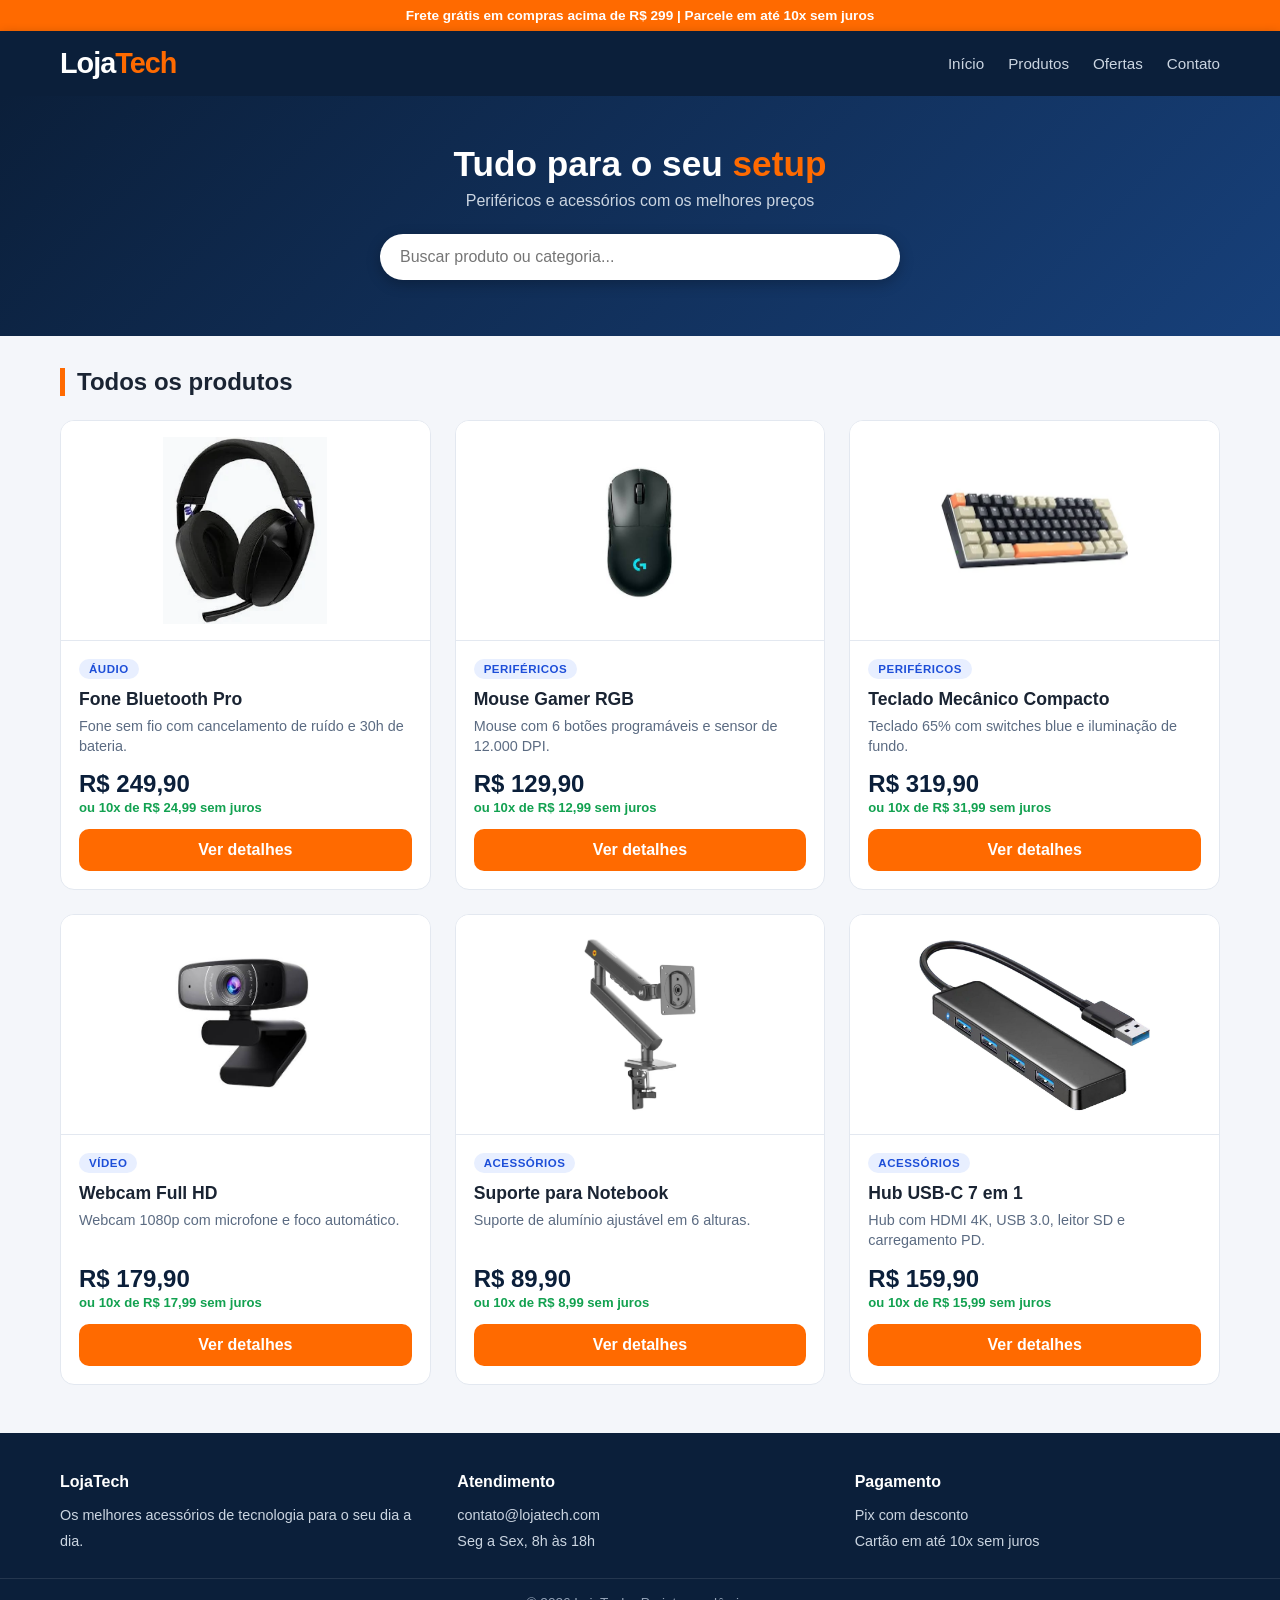
<file: index.html>
<!DOCTYPE html>
<html lang="pt-BR">
<head>
  <meta charset="UTF-8">
  <meta name="viewport" content="width=device-width, initial-scale=1.0">
  <title>Loja Tech - Home</title>
  <link rel="stylesheet" href="estilo.css">
</head>
<body>
  <div class="aviso"> Frete grátis em compras acima de R$ 299 | Parcele em até 10x sem juros</div>

  <header class="topo">
    <div class="topo-conteudo">
      <a href="index.html" class="logo">Loja<span>Tech</span></a>
      <nav class="menu">
        <a href="index.html">Início</a>
        <a href="index.html">Produtos</a>
        <a href="index.html">Ofertas</a>
        <a href="index.html">Contato</a>
      </nav>
    </div>
  </header>

  <section class="hero">
    <h2>Tudo para o seu <span>setup</span></h2>
    <p>Periféricos e acessórios com os melhores preços</p>
    <div class="busca-caixa">
      <input type="text" id="busca" placeholder="Buscar produto ou categoria...">
    </div>
  </section>

  <main class="container">
    <h2 class="titulo-secao">Todos os produtos</h2>
    <section id="lista-itens" class="grid"></section>
  </main>

  <footer class="rodape">
    <div class="rodape-conteudo">
      <div>
        <h4>LojaTech</h4>
        <p>Os melhores acessórios de tecnologia para o seu dia a dia.</p>
      </div>
      <div>
        <h4>Atendimento</h4>
        <ul>
          <li>contato@lojatech.com</li>
          <li>Seg a Sex, 8h às 18h</li>
        </ul>
      </div>
      <div>
        <h4>Pagamento</h4>
        <ul>
          <li>Pix com desconto</li>
          <li>Cartão em até 10x sem juros</li>
        </ul>
      </div>
    </div>
    <div class="rodape-fim">&copy; 2026 LojaTech - Projeto acadêmico</div>
  </footer>

  <script src="app.js"></script>
</body>
</html>
</file>
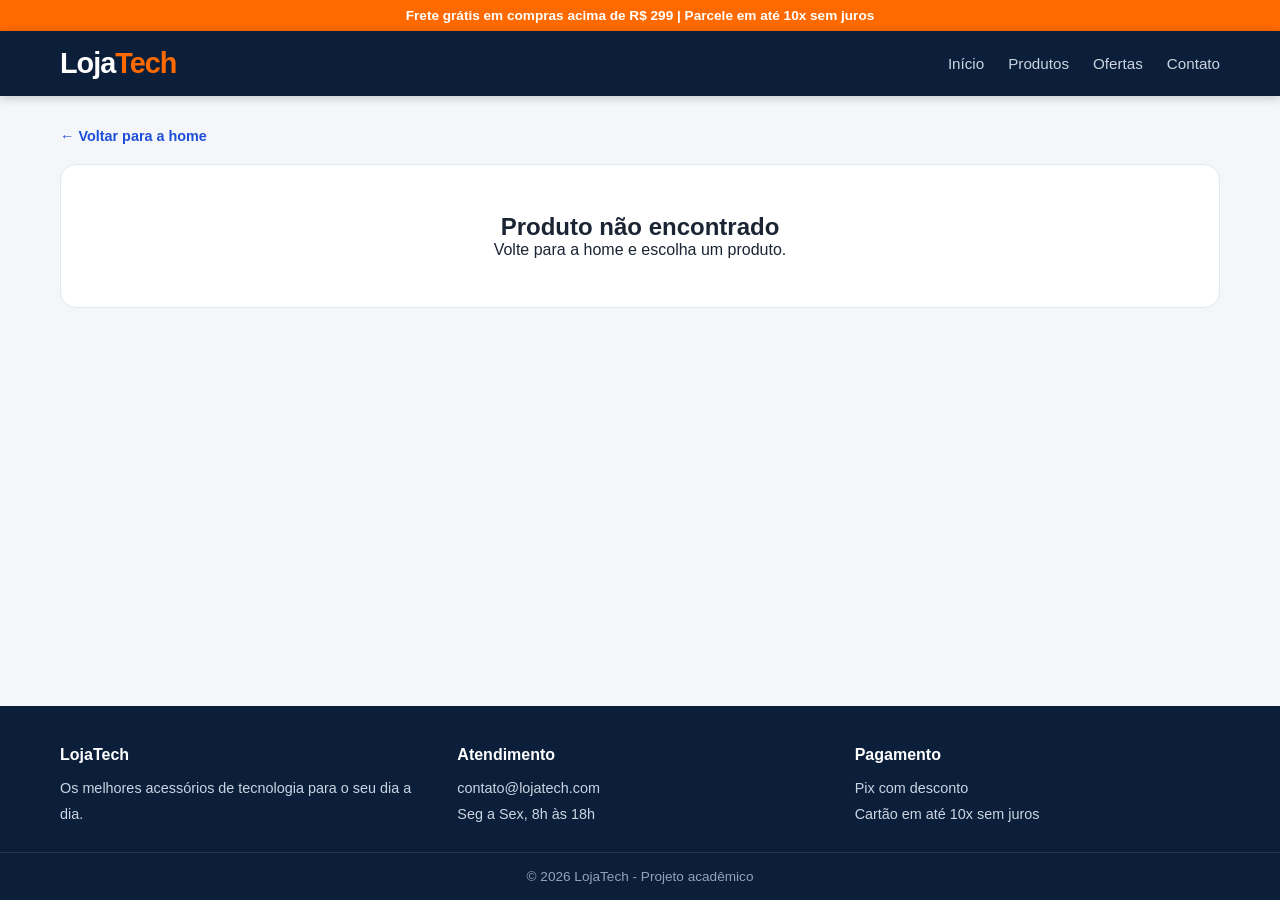
<file: detalhes.html>
<!DOCTYPE html>
<html lang="pt-BR">
<head>
  <meta charset="UTF-8">
  <meta name="viewport" content="width=device-width, initial-scale=1.0">
  <title>Loja Tech - Detalhes</title>
  <link rel="stylesheet" href="estilo.css">
</head>
<body>
  <div class="aviso"> Frete grátis em compras acima de R$ 299 | Parcele em até 10x sem juros</div>

  <header class="topo">
    <div class="topo-conteudo">
      <a href="index.html" class="logo">Loja<span>Tech</span></a>
      <nav class="menu">
        <a href="index.html">Início</a>
        <a href="index.html">Produtos</a>
        <a href="index.html">Ofertas</a>
        <a href="index.html">Contato</a>
      </nav>
    </div>
  </header>

  <main class="container">
    <p class="breadcrumb"><a href="index.html">&larr; Voltar para a home</a></p>
    <section id="detalhe-item" class="detalhe"></section>
  </main>

  <footer class="rodape">
    <div class="rodape-conteudo">
      <div>
        <h4>LojaTech</h4>
        <p>Os melhores acessórios de tecnologia para o seu dia a dia.</p>
      </div>
      <div>
        <h4>Atendimento</h4>
        <ul>
          <li>contato@lojatech.com</li>
          <li>Seg a Sex, 8h às 18h</li>
        </ul>
      </div>
      <div>
        <h4>Pagamento</h4>
        <ul>
          <li>Pix com desconto</li>
          <li>Cartão em até 10x sem juros</li>
        </ul>
      </div>
    </div>
    <div class="rodape-fim">&copy; 2026 LojaTech - Projeto acadêmico</div>
  </footer>

  <script src="app.js"></script>
</body>
</html>
</file>
<file: estilo.css>
:root {
  --azul-escuro: #0b1f3a;
  --azul: #1d4ed8;
  --laranja: #ff6a00;
  --laranja-escuro: #e55f00;
  --fundo: #f4f6fa;
  --branco: #ffffff;
  --texto: #1a2433;
  --texto-suave: #5b6b82;
  --borda: #e3e8f0;
  --verde: #12a150;
}

* { box-sizing: border-box; margin: 0; padding: 0; }

body {
  font-family: "Segoe UI", Roboto, Arial, sans-serif;
  background: var(--fundo);
  color: var(--texto);
  min-height: 100vh;
  display: flex;
  flex-direction: column;
}

a { text-decoration: none; color: inherit; }
img { display: block; }


.aviso {
  background: var(--laranja);
  color: #fff;
  text-align: center;
  font-size: .85rem;
  font-weight: 600;
  padding: 8px 16px;
}


.topo {
  background: var(--azul-escuro);
  color: #fff;
  box-shadow: 0 2px 10px rgba(0,0,0,.2);
}
.topo-conteudo {
  max-width: 1200px;
  margin: 0 auto;
  padding: 16px 20px;
  display: flex;
  align-items: center;
  justify-content: space-between;
  gap: 16px;
  flex-wrap: wrap;
}
.logo { font-size: 1.8rem; font-weight: 800; letter-spacing: -1px; }
.logo span { color: var(--laranja); }
.menu { display: flex; gap: 24px; font-size: .95rem; font-weight: 500; }
.menu a { color: #cbd5e1; transition: color .2s; }
.menu a:hover { color: var(--laranja); }


.hero {
  background: linear-gradient(135deg, var(--azul-escuro) 0%, #17407a 100%);
  color: #fff;
  text-align: center;
  padding: 48px 20px 56px;
}
.hero h2 { font-size: 2.2rem; margin-bottom: 8px; }
.hero h2 span { color: var(--laranja); }
.hero p { color: #cbd5e1; margin-bottom: 24px; }
.busca-caixa { max-width: 520px; margin: 0 auto; }
.busca-caixa input {
  width: 100%;
  padding: 14px 20px;
  border: none;
  border-radius: 999px;
  font-size: 1rem;
  outline: none;
  box-shadow: 0 4px 14px rgba(0,0,0,.25);
}
.busca-caixa input:focus { box-shadow: 0 0 0 3px var(--laranja); }


.container { flex: 1; width: 100%; max-width: 1200px; margin: 0 auto; padding: 32px 20px 48px; }
.titulo-secao {
  font-size: 1.5rem;
  margin-bottom: 24px;
  padding-left: 12px;
  border-left: 5px solid var(--laranja);
}


.grid {
  display: grid;
  grid-template-columns: repeat(3, 1fr);
  gap: 24px;
}
.vazio { grid-column: 1 / -1; text-align: center; color: var(--texto-suave); padding: 32px; }


.card {
  background: var(--branco);
  border: 1px solid var(--borda);
  border-radius: 14px;
  overflow: hidden;
  display: flex;
  flex-direction: column;
  transition: transform .25s, box-shadow .25s, border-color .25s;
}
.card:hover {
  transform: translateY(-6px);
  box-shadow: 0 14px 30px rgba(11,31,58,.15);
  border-color: var(--laranja);
}
.card-img {
  background: #fff;
  height: 220px;
  padding: 16px;
  display: flex;
  align-items: center;
  justify-content: center;
  border-bottom: 1px solid var(--borda);
  overflow: hidden;
}
.card-img img {
  max-width: 100%;
  max-height: 100%;
  width: auto;
  height: auto;
  object-fit: contain;
  transition: transform .3s;
}
.card:hover .card-img img { transform: scale(1.06); }
.card-corpo { padding: 18px; display: flex; flex-direction: column; flex: 1; }
.categoria {
  align-self: flex-start;
  background: #e8efff;
  color: var(--azul);
  font-size: .72rem;
  font-weight: 700;
  text-transform: uppercase;
  letter-spacing: .5px;
  padding: 4px 10px;
  border-radius: 999px;
  margin-bottom: 10px;
}
.card-corpo h3 { font-size: 1.1rem; margin-bottom: 6px; }
.card-desc {
  color: var(--texto-suave);
  font-size: .9rem;
  line-height: 1.4;
  margin-bottom: 14px;
  display: -webkit-box;
  -webkit-line-clamp: 2;
  -webkit-box-orient: vertical;
  overflow: hidden;
}
.card-preco { margin-top: auto; margin-bottom: 14px; }
.preco { display: block; font-size: 1.5rem; font-weight: 800; color: var(--azul-escuro); }
.parcela { display: block; font-size: .82rem; color: var(--verde); font-weight: 600; margin-top: 2px; }


.btn {
  display: block;
  text-align: center;
  background: var(--laranja);
  color: #fff;
  font-weight: 700;
  padding: 12px 16px;
  border-radius: 10px;
  border: none;
  cursor: pointer;
  font-size: 1rem;
  transition: background .2s, transform .1s;
}
.btn:hover { background: var(--laranja-escuro); }
.btn:active { transform: scale(.98); }
.btn-grande { width: 100%; padding: 16px; font-size: 1.1rem; margin: 20px 0; }


.breadcrumb { font-size: .9rem; color: var(--texto-suave); margin-bottom: 20px; }
.breadcrumb a { color: var(--azul); font-weight: 600; }
.breadcrumb a:hover { text-decoration: underline; }

.detalhe {
  background: var(--branco);
  border: 1px solid var(--borda);
  border-radius: 16px;
  box-shadow: 0 6px 24px rgba(11,31,58,.08);
  display: grid;
  grid-template-columns: 1.1fr 1fr;
  overflow: hidden;
}
.detalhe-img {
  background: #fff;
  display: flex;
  align-items: center;
  justify-content: center;
  padding: 32px;
  border-right: 1px solid var(--borda);
  min-height: 420px;
}
.detalhe-img img { max-width: 100%; max-height: 380px; width: auto; height: auto; object-fit: contain; }
.detalhe-info { padding: 36px; }
.detalhe-info h2 { font-size: 1.9rem; margin-bottom: 8px; line-height: 1.2; }
.marca { color: var(--texto-suave); margin-bottom: 20px; }
.detalhe-info .preco { font-size: 2.2rem; }
.detalhe-info .parcela { font-size: .95rem; }
.beneficios { list-style: none; border-top: 1px solid var(--borda); padding-top: 16px; }
.beneficios li { padding: 6px 0; font-size: .95rem; color: var(--texto-suave); }
.beneficios li::before { content: "✓"; color: var(--verde); font-weight: 800; margin-right: 10px; }
.descricao { margin-top: 24px; padding-top: 20px; border-top: 1px solid var(--borda); }
.descricao h3 { margin-bottom: 8px; }
.descricao p { line-height: 1.6; color: var(--texto-suave); }

.nao-encontrado {
  background: var(--branco);
  border: 1px solid var(--borda);
  padding: 48px 24px;
  border-radius: 16px;
  text-align: center;
}


.rodape { background: var(--azul-escuro); color: #cbd5e1; margin-top: auto; }
.rodape-conteudo {
  max-width: 1200px;
  margin: 0 auto;
  padding: 40px 20px 24px;
  display: grid;
  grid-template-columns: repeat(auto-fit, minmax(200px, 1fr));
  gap: 32px;
}
.rodape h4 { color: #fff; margin-bottom: 12px; }
.rodape p, .rodape li { font-size: .9rem; line-height: 1.8; list-style: none; }
.rodape-fim {
  border-top: 1px solid rgba(255,255,255,.1);
  text-align: center;
  padding: 16px;
  font-size: .85rem;
  color: #94a3b8;
}


@media (max-width: 900px) {
  .grid { grid-template-columns: repeat(2, 1fr); }
}
@media (max-width: 800px) {
  .detalhe { grid-template-columns: 1fr; }
  .detalhe-img { border-right: none; border-bottom: 1px solid var(--borda); min-height: 300px; }
  .detalhe-info { padding: 24px; }
  .hero h2 { font-size: 1.6rem; }
  .menu { display: none; }
}
@media (max-width: 560px) {
  .grid { grid-template-columns: 1fr; }
}
</file>
